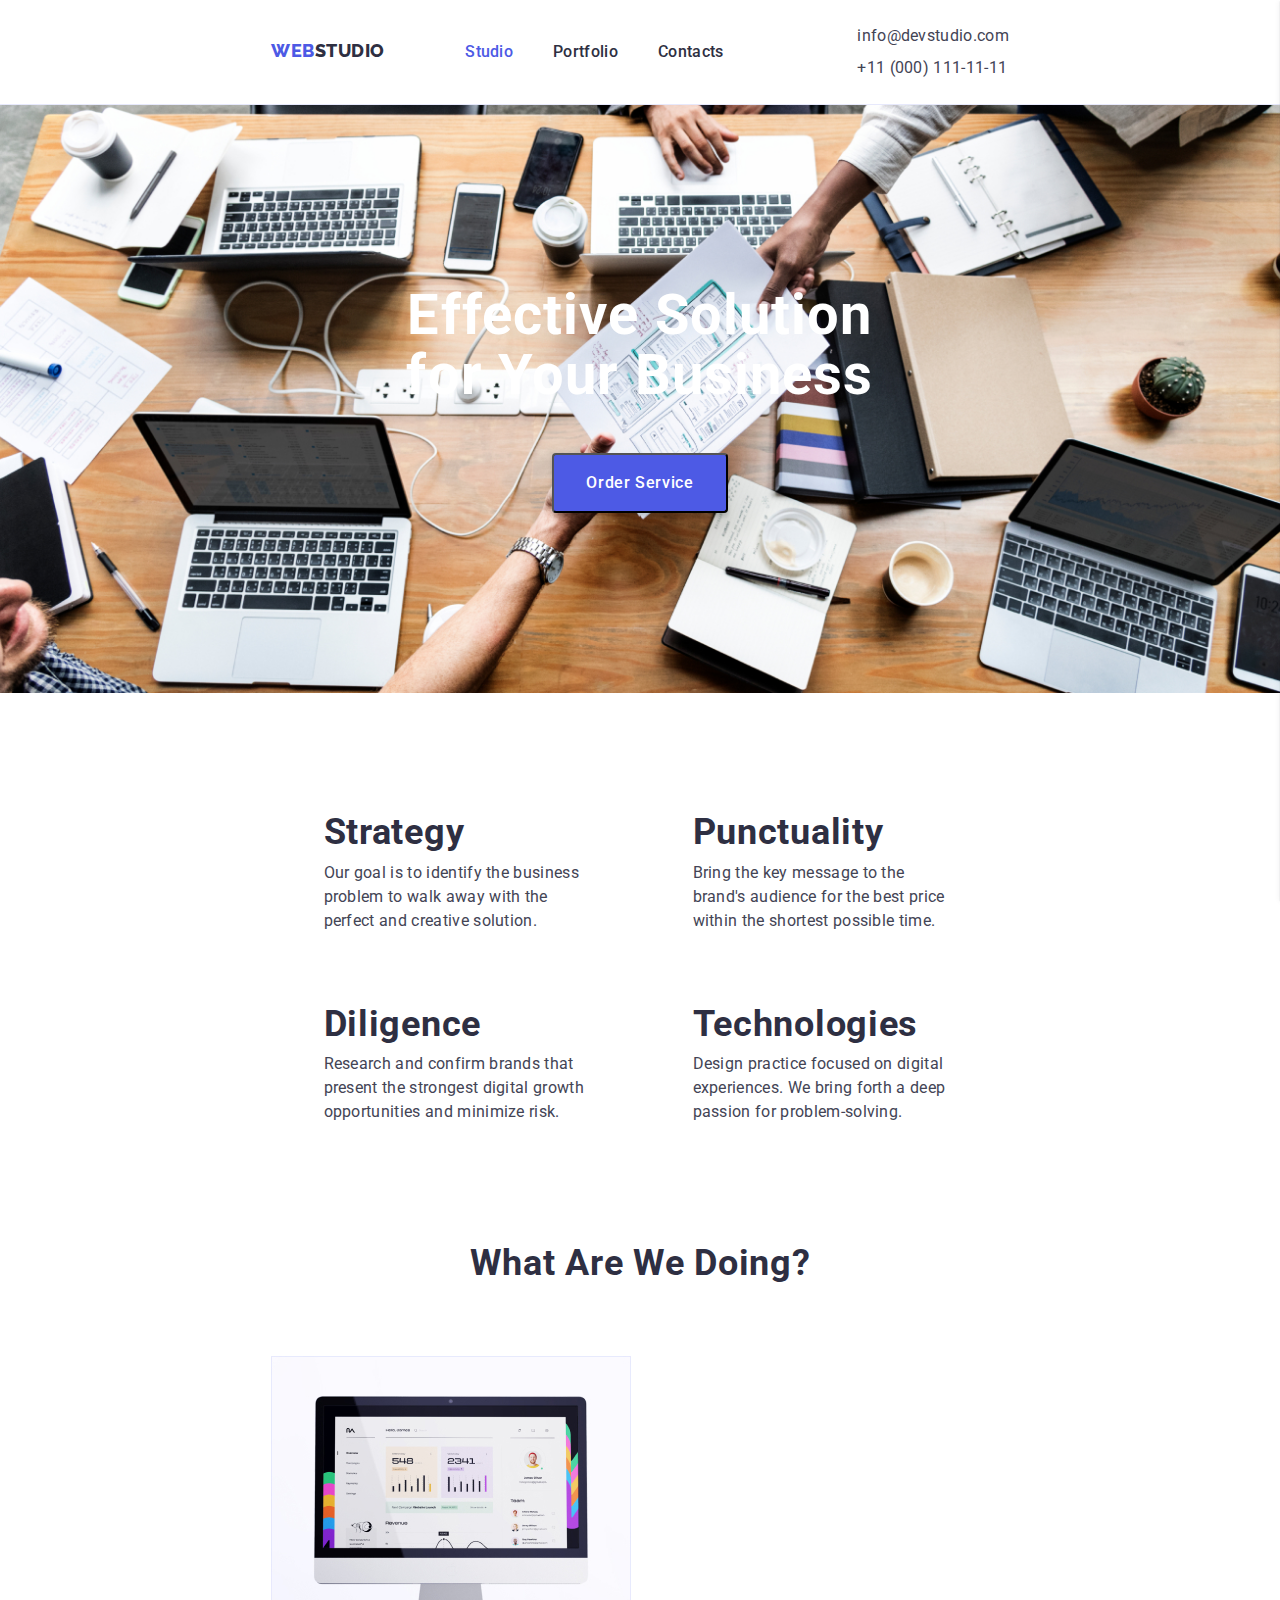
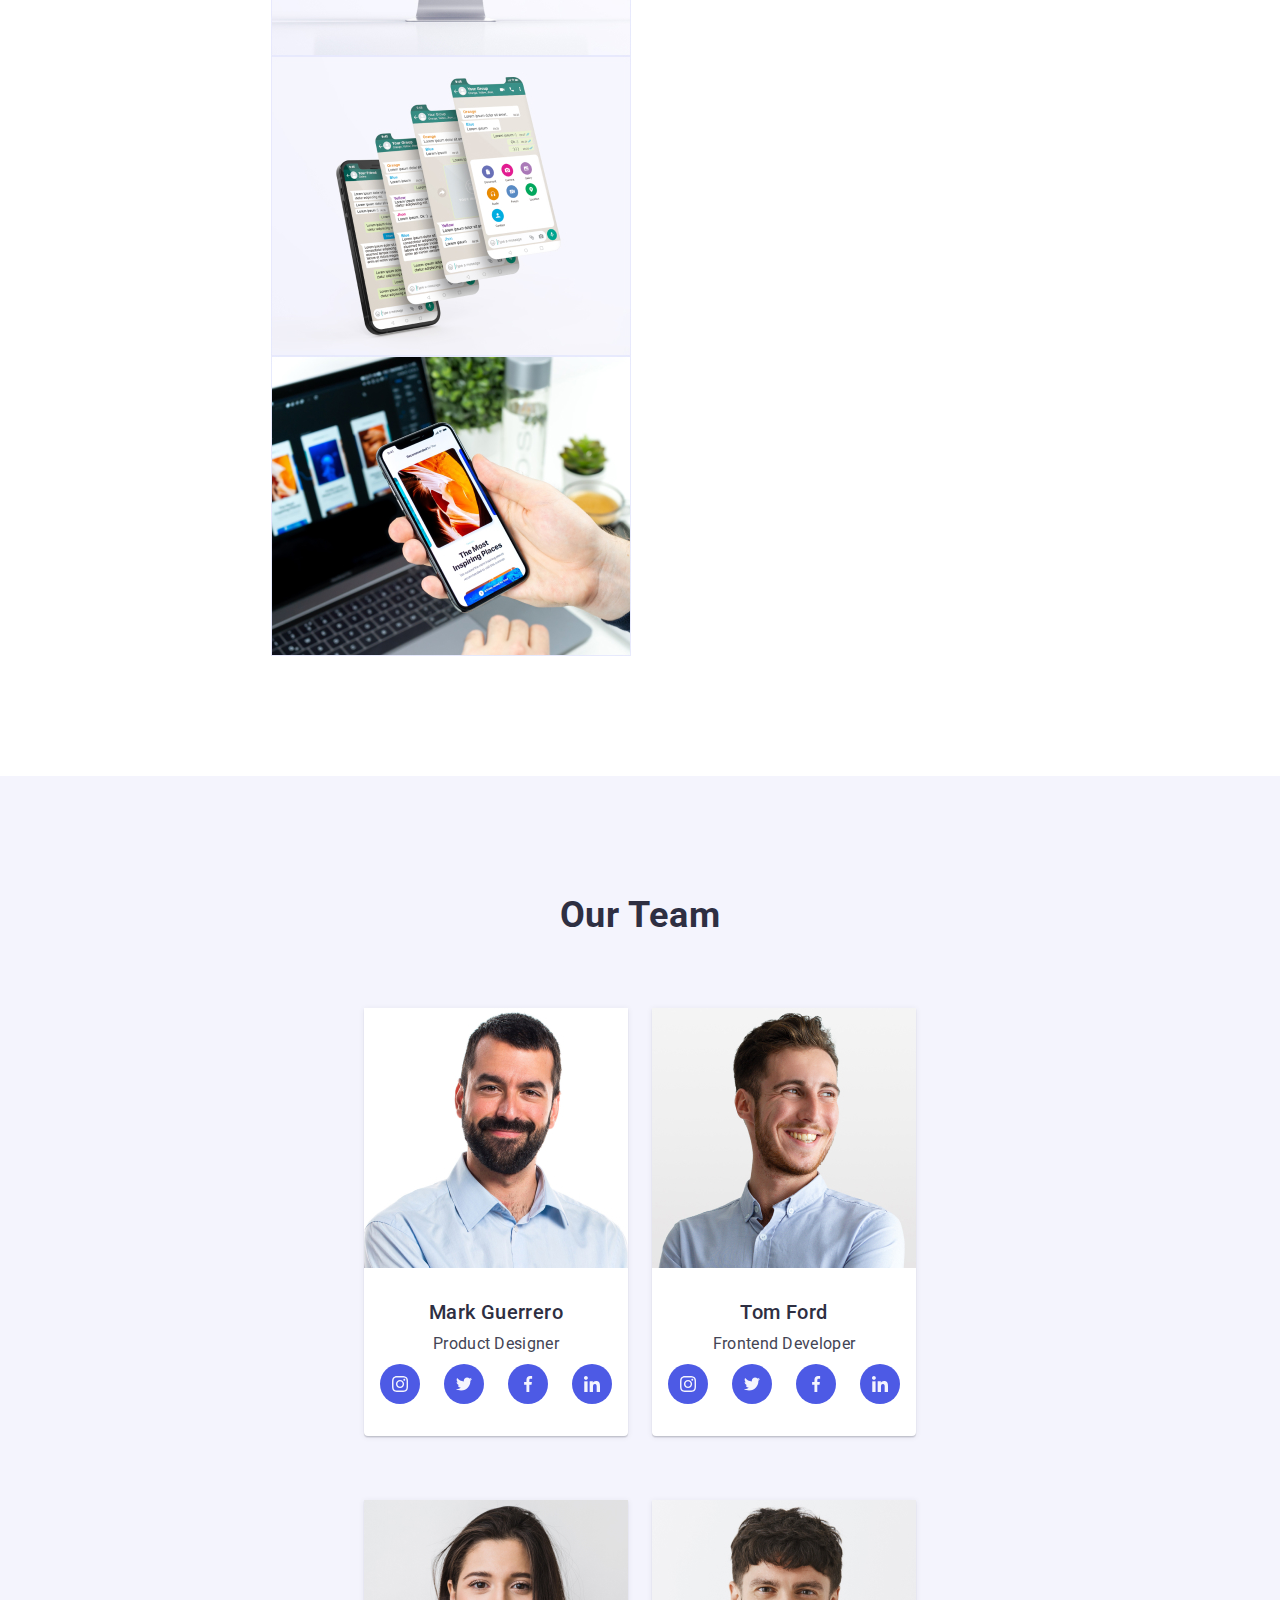
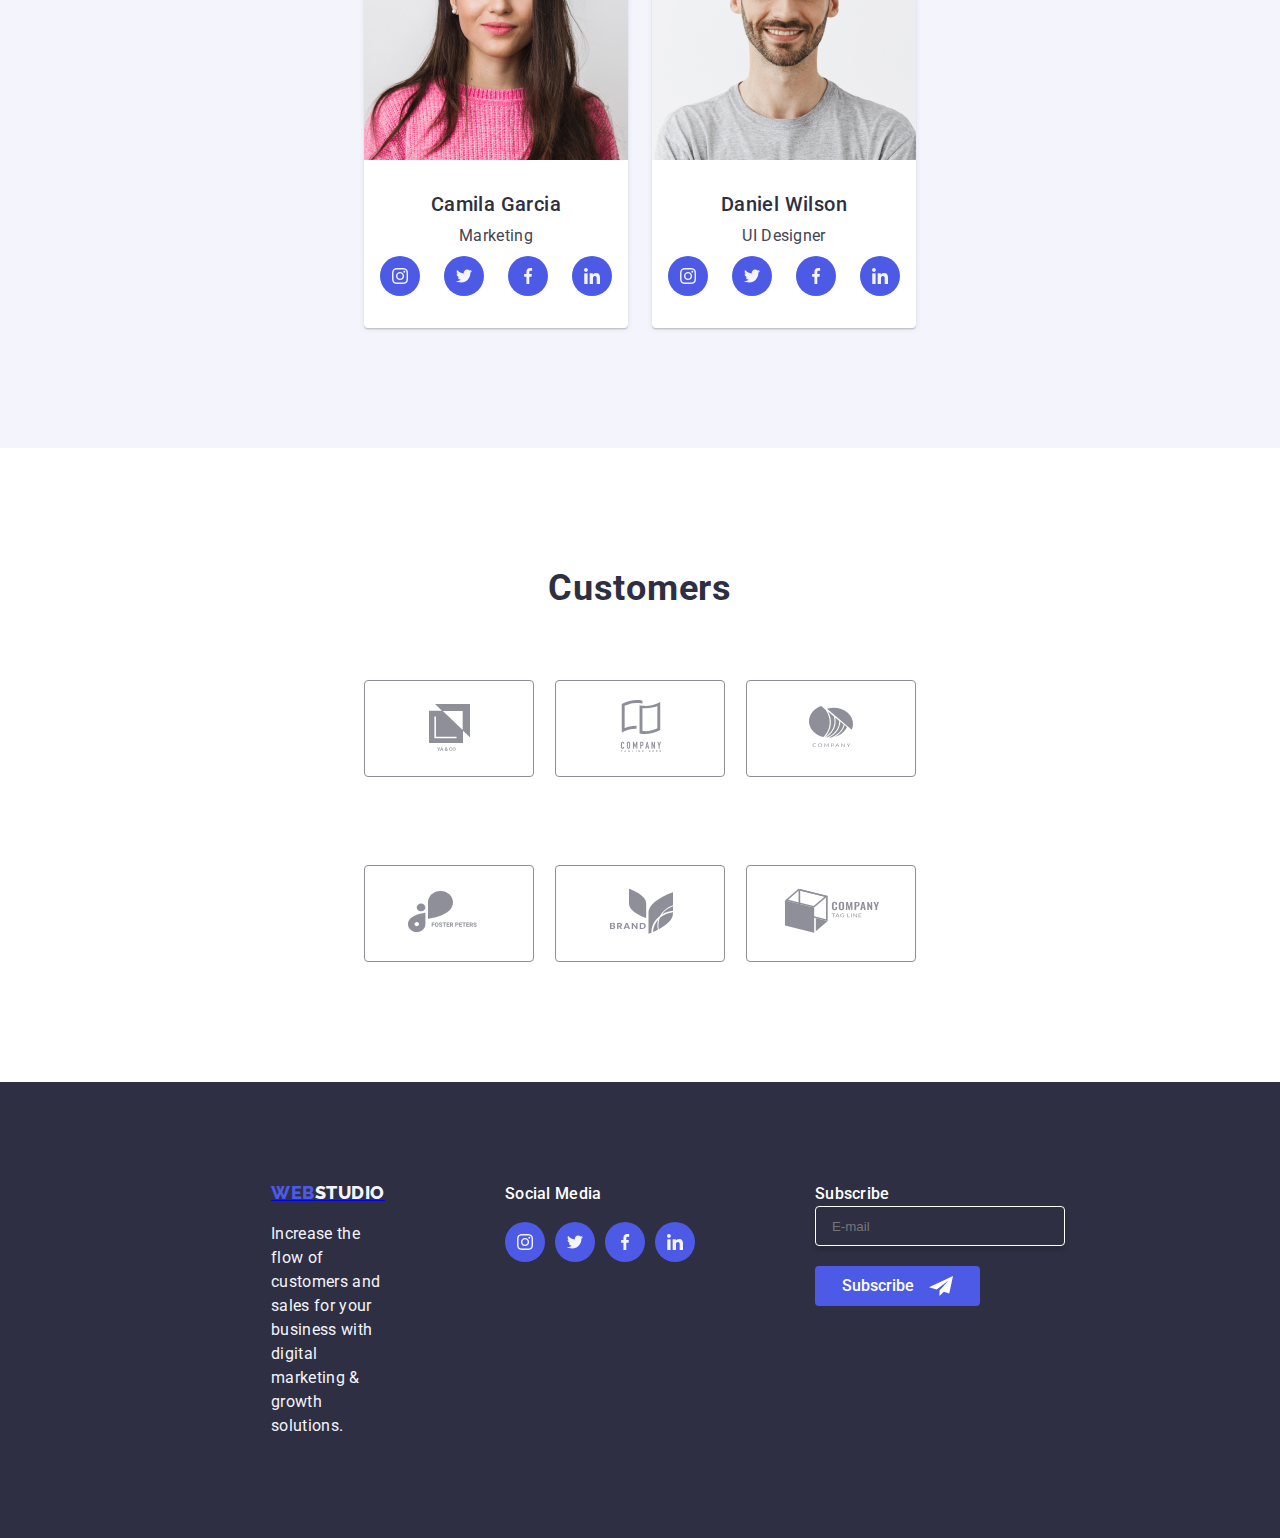
<file: index.html>
<!doctype html>
<html lang="en">

<head>
    <title>WebStudio</title>
    <meta charset="UTF-8">
    <meta name="viewport" content="width=device-width, initial-scale=1.0">

    <!-- Modern Normalizer -->
    <!-- <link rel="stylesheet" href="https://cdnjs.cloudfare.com/ajax/libs/modern-normalize/1.0.0/modern-normalize.min.css"> -->

    <!-- Fonts -->
    <link rel="preconnect" href="https://fonts.googleapis.com">
    <link rel="preconnect" href="https://fonts.gstatic.com" crossorigin>
    <!-- Roboto 400 500, 700, 900 -->
    <!-- <link
        href="https://fonts.googleapis.com/css2?family=Edu+SA+Beginner:wght@500&family=Open+Sans:wght@600&family=Quicksand:wght@500&family=Raleway:wght@700&family=Roboto&family=Tangerine:wght@400;700&display=swap"
        rel="stylesheet"> -->
    <!-- Raleway 800 -->
    <!-- <link
        href="https://fonts.googleapis.com/css2?family=Edu+SA+Beginner:wght@500&family=Open+Sans:wght@600&family=Quicksand:wght@500&family=Raleway:wght@700;800&family=Roboto:wght@400;500;700;900&family=Tangerine:wght@400;700&display=swap"
        rel="stylesheet"> -->
    <link
        href="https://fonts.googleapis.com/css2?family=Raleway:wght@700&family=Roboto:wght@400;500;700;900&display=swap"
        rel="stylesheet">
    <link rel="stylesheet" href="./css/styles.css">

</head>

<body>
    <header class="main-header">
        <div class="main-header-container container">
            <nav class="main-header-nav">
                <a href="/" class="main-header-logo">
                    <p><span class="web-header">Web</span><span class="studio-header">Studio</span></p>
                </a>
                <ul class="main-header-menu">
                    <li class="main-header-menu-item">
                        <a class="main-header-menu-link active" href="/">Studio</a>
                    </li>
                    <li class="main-header-menu-item">
                        <a class="main-header-menu-link" href="./portfolio.html">Portfolio</a>
                    </li>
                    <li class="main-header-menu-item">
                        <a class="main-header-menu-link" href="/">Contacts</a>
                    </li>
                </ul>
            </nav>

            <ul class="main-header-ctas">
                <li class="main-header-ctas-item">
                    <a class="main-header-ctas-email" href="mailto:info@devstudio.com">info@devstudio.com</a>
                </li>
                <li class="main-header-ctas-item">
                    <a class="main-header-ctas-tel" href="tel:+11(000)111-11-11">+11 (000) 111-11-11</a>
                </li>
            </ul>

            <button class="menu-toggle js-open-menu" aria-expanded="false" aria-controls="mobile-menu">
                <svg class="mobile-menu-icon" width="32" height="22">
                    <use href="./images/icons.svg#menu">
                </svg>
            </button>
        </div>
    </header>
    <main>
        <section class="hero section">
            <div class="hero-container container">
                <h1 class="hero-heading">Effective Solution for Your Business</h1>
                <button class="order-btn" type="button" data-modal-open>Order Service</button>
            </div>
        </section>
        <section class="features section">
            <div class="container">
                <ul class="feature-list">
                    <li class="feature-list-item">
                        <div class="feature-symbol">
                            <img src="./images/antenna 1.svg" alt="">
                        </div>
                        <h3 class="feature-title">Strategy</h3>
                        <p class="feature-description">
                            Our goal is to identify the business
                            problem to walk away with the perfect and creative solution.
                        </p>
                    </li>
                    <li class="feature-list-item">
                        <div class="feature-symbol">
                            <img src="./images/clock 1.svg" alt="">
                        </div>
                        <h3 class="feature-title">Punctuality</h3>
                        <p class="feature-description">
                            Bring the key message to the brand's audience for the best price within the shortest
                            possible time.
                        </p>
                    </li>
                    <li class="feature-list-item">
                        <div class="feature-symbol">
                            <img src="./images/diagram 1.svg" alt="">
                        </div>
                        <h3 class="feature-title">Diligence</h3>
                        <p class="feature-description">
                            Research and confirm brands that present the strongest digital growth opportunities and
                            minimize risk.
                        </p>
                    </li>
                    <li class="feature-list-item">
                        <div class="feature-symbol">
                            <img src="./images/astronaut 1.svg" alt="">
                        </div>
                        <h3 class="feature-title">Technologies</h3>
                        <p class="feature-description">
                            Design practice focused on digital experiences. We bring forth a deep passion for
                            problem-solving.
                        </p>
                    </li>
                </ul>
            </div>
        </section>
        <section class="what-are-we-doing section">
            <div class="container">
                <h2 class="what-are-we-doing-sub-header">What Are We Doing?</h2>
                <ul class="what-are-we-doing-list">
                    <li class="what-are-we-doing-item">
                        <img src="./images/img1.jpg" alt="Data Management" width="360">
                    </li>
                    <li class="what-are-we-doing-item">
                        <img src="./images/img2.jpg" alt="Communication Services" width="360">
                    </li>
                    <li class="what-are-we-doing-item">
                        <img src="./images/img3.jpg" alt="Web Development" width="360">
                    </li>
                </ul>
            </div>
        </section>
        <section class="our-team section">
            <div class="container">
                <h2 class="our-team-sub-header">Our Team</h2>
                <ul class="our-team-list">
                    <li class="our-team-item">
                        <img src="./images/img301.jpg" alt="Mark Guerrero photo" width="264">
                        <div class="our-team-item-content">
                            <h3 class="our-team-name">Mark Guerrero</h3>
                            <p class="our-team-position">Product Designer</p>
                            <ul class="our-team-links">
                                <li class="our-team-links-item">
                                    <a href="#" class="our-team-link">
                                        <svg>
                                            <use href="images/icons.svg#instagram" />
                                        </svg>
                                    </a>
                                </li>
                                <li class="our-team-links-item">
                                    <a href="#" class="our-team-link">
                                        <svg>
                                            <use href="images/icons.svg#twitter" />
                                        </svg>
                                    </a>
                                </li>
                                <li class="our-team-links-item">
                                    <a href="#" class="our-team-link">
                                        <svg>
                                            <use href="images/icons.svg#facebook" />
                                        </svg>
                                    </a>
                                </li>
                                <li class="our-team-links-item">
                                    <a href="#" class="our-team-link">
                                        <svg>
                                            <use href="images/icons.svg#linkedin" />
                                        </svg>
                                    </a>
                                </li>
                            </ul>
                        </div>
                    </li>
                    <li class="our-team-item">
                        <img src="./images/img302.jpg" alt="Tom Ford photo" width="264">
                        <div class="our-team-item-content">
                            <h3 class="our-team-name">Tom Ford</h3>
                            <p class="our-team-position">Frontend Developer</p>
                            <ul class="our-team-links">
                                <li class="our-team-links-item">
                                    <a href="#" class="our-team-link">
                                        <svg>
                                            <use href="images/icons.svg#instagram" />
                                        </svg>
                                    </a>
                                </li>
                                <li class="our-team-links-item">
                                    <a href="#" class="our-team-link">
                                        <svg>
                                            <use href="images/icons.svg#twitter" />
                                        </svg>
                                    </a>
                                </li>
                                <li class="our-team-links-item">
                                    <a href="#" class="our-team-link">
                                        <svg>
                                            <use href="images/icons.svg#facebook" />
                                        </svg>
                                    </a>
                                </li>
                                <li class="our-team-links-item">
                                    <a href="#" class="our-team-link">
                                        <svg>
                                            <use href="images/icons.svg#linkedin" />
                                        </svg>
                                    </a>
                                </li>
                            </ul>
                        </div>
                    </li>
                    <li class="our-team-item">
                        <img src="./images/img303.jpg" alt="Camila Garcia photo" width="264">
                        <div class="our-team-item-content">
                            <h3 class="our-team-name">Camila Garcia</h3>
                            <p class="our-team-position">Marketing</p>
                            <ul class="our-team-links">
                                <li class="our-team-links-item">
                                    <a href="#" class="our-team-link">
                                        <svg>
                                            <use href="images/icons.svg#instagram" />
                                        </svg>
                                    </a>
                                </li>
                                <li class="our-team-links-item">
                                    <a href="#" class="our-team-link">
                                        <svg>
                                            <use href="images/icons.svg#twitter" />
                                        </svg>
                                    </a>
                                </li>
                                <li class="our-team-links-item">
                                    <a href="#" class="our-team-link">
                                        <svg>
                                            <use href="images/icons.svg#facebook" />
                                        </svg>
                                    </a>
                                </li>
                                <li class="our-team-links-item">
                                    <a href="#" class="our-team-link">
                                        <svg>
                                            <use href="images/icons.svg#linkedin" />
                                        </svg>
                                    </a>
                                </li>
                            </ul>
                        </div>
                    </li>
                    <li class="our-team-item">
                        <img src="./images/img304.jpg" alt="Daniel Wilson photo" width="264">
                        <div class="our-team-item-content">
                            <h3 class="our-team-name">Daniel Wilson</h3>
                            <p class="our-team-position">UI Designer</p>
                            <ul class="our-team-links">
                                <li class="our-team-links-item">
                                    <a href="#" class="our-team-link">
                                        <svg>
                                            <use href="images/icons.svg#instagram" />
                                        </svg>
                                    </a>
                                </li>
                                <li class="our-team-links-item">
                                    <a href="#" class="our-team-link">
                                        <svg>
                                            <use href="images/icons.svg#twitter" />
                                        </svg>
                                    </a>
                                </li>
                                <li class="our-team-links-item">
                                    <a href="#" class="our-team-link">
                                        <svg>
                                            <use href="images/icons.svg#facebook" />
                                        </svg>
                                    </a>
                                </li>
                                <li class="our-team-links-item">
                                    <a href="#" class="our-team-link">
                                        <svg>
                                            <use href="images/icons.svg#linkedin" />
                                        </svg>
                                    </a>
                                </li>
                            </ul>
                        </div>
                    </li>
                </ul>
            </div>
        </section>
        <section class="customers section">
            <h2 class="customer-sub-header">Customers</h2>
            <div class="container">
                <ul class="customer-item-list">
                    <li class="customer-item">
                        <img src="./images/logo1.svg" alt="">
                    </li>
                    <li class="customer-item">
                        <img src="./images/logo2.svg" alt="">
                    </li>
                    <li class="customer-item">
                        <img src="./images/logo3.svg" alt="">
                    </li>
                    <li class="customer-item">
                        <img src="./images/logo4.svg" alt="">
                    </li>
                    <li class="customer-item">
                        <img src="./images/logo5.svg" alt="">
                    </li>
                    <li class="customer-item">
                        <img src="./images/logo6.svg" alt="">
                    </li>
                </ul>
            </div>
        </section>
    </main>
    <footer>
        <div class="page-footer-info container">
            <div class="footer-description">
                <a href="/">
                    <p><span class="web-footer">Web</span><span class="studio-footer">Studio</span></p>
                </a>
                <p class="page-footer-description">Increase the flow of customers and <br>
                    sales for your business with digital <br>
                    marketing & growth solutions.</p>
            </div>
            <div class="page-footer-social">
                <p class="social-media">Social Media</p>
                <ul class="social-media-links">
                    <li class="social-media-links-item">
                        <a href="#" class="social-media-link">
                            <svg>
                                <use href="images/icons.svg#instagram" />
                            </svg>
                        </a>
                    </li>
                    <li class="social-media-links-item">
                        <a href="#" class="social-media-link">
                            <svg>
                                <use href="images/icons.svg#twitter" />
                            </svg>
                        </a>
                    </li>
                    <li class="social-media-links-item">
                        <a href="#" class="social-media-link">
                            <svg>
                                <use href="images/icons.svg#facebook" />
                            </svg>
                        </a>
                    </li>
                    <li class="social-media-links-item">
                        <a href="#" class="social-media-link">
                            <svg>
                                <use href="images/icons.svg#linkedin" />
                            </svg>
                        </a>
                    </li>
                </ul>

            </div>
            <div class="user-subscription-division">
                <form class="user-subscription">
                    <p class="user-subscription-title">Subscribe</p>
                    <label class="user-subscription-email">
                        <input type="text" placeholder="E-mail">
                    </label>
                    <button type="submit" class="user-subscription-submit">
                        Subscribe
                        <svg>
                            <use href="images/icons.svg#icon-send"></use>
                        </svg>
                    </button>
                </form>
            </div>
        </div>
    </footer>

    <div class="modal is-hidden" data-modal>
        <div class="modal-content">
            <h2 class="user-contact-heading">Leave your information and we'll call you back</h2>

            <form class="user-contact">
                <label class="user-contact-field">
                    <span class="user-contact-label">Name</span>
                    <input type="text" placeholder="Full Name" name="full_name" required>
                    <svg class="user-contact-field-icon">
                        <use href="images/icons.svg#icon-name"></use>
                    </svg>
                </label>

                <label class="user-contact-field">
                    <span class="user-contact-label">Telephone</span>
                    <input type="tel" name="phone">
                    <svg class="user-contact-field-icon">
                        <use href="images/icons.svg#icon-phone"></use>
                    </svg>
                </label>

                <label class="user-contact-field">
                    <span class="user-contact-label">E-mail</span>
                    <input type="email" name="email">
                    <svg class="user-contact-field-icon">
                        <use href="images/icons.svg#icon-email"></use>
                    </svg>
                </label>

                <label class="user-contact-field user-contact-comment">
                    <span class="user-contact-label">Comments</span>
                    <textarea name="comments" rows="10" placeholder="Enter the text"></textarea>
                </label>

                <label class="user-contact-checkbox user-contact-field">
                    <input type="checkbox" name="agree">
                    <svg class="user-contact-field-checkmark">
                        <use href="images/icons.svg#icon-checkmark"></use>
                    </svg>
                    I agree with the newsletter and accept the Terms and Conditions
                </label>

                <button class="user-contact-submit" type="submit">
                    Send
                </button>
            </form>

            <button class="modal-close" data-modal-close>
                <svg class="user-field-contact-icon">
                    <use href="images/icons.svg#icon-close"></use>
                </svg>
            </button>

        </div>
    </div>

    <!-- Mobile -->
    <div class="menu-container js-menu-container" id="mobile-menu">
        <button type="button" class="menu-toggle js-close-menu mobile-close-btn">
            &times;
        </button>

        <ul class="mobile-menu-list list">
            <li class="mobile-menu-item">
                <a class="mobile-menu-link link" href="index.html">Studio</a>
            </li>
            <li class="mobile-menu-item">
                <a class="mobile-menu-link link" href="portfolio.html">Portfolio</a>
            </li>
            <li class="mobile-menu-item">
                <a class="mobile-menu-link link" href="">Contacts</a>
            </li>
        </ul>

        <ul class="mobile-contacts-list list">
            <li class="mobile-contacts-item">
                <a class="mobile-contacts-link link" href="tel:+110001111111">+11 (000) 111-11-11</a>
            </li>
            <li class="mobile-contacts-item">
                <a class="mobile-contacts-link link" href="mailto:info@devstudio.com">info@devstudio.com</a>
            </li>
        </ul>

        <ul class="mobile-social-media-list list">
            <li class="mobile-social-media-item">
                <a class="mobile-social-media-link link">
                    <svg class="mobile-social-media-icon-svg" width="24" height="24">
                        <use href="/images/icons.svg#instagram" />
                    </svg>
                </a>
            </li>
            <li class="mobile-social-media-item">
                <a class="mobile-social-media-link link">
                    <svg class="mobile-social-media-icon-svg" width="24" height="24">
                        <use href="/images/icons.svg#twitter" />
                    </svg>
                </a>
            </li>
            <li class="mobile-social-media-item">
                <a class="mobile-social-media-link link">
                    <svg class="mobile-social-media-icon-svg" width="24" height="24">
                        <use href="/images/icons.svg#facebook" />
                    </svg>
                </a>
            </li>
            <li class="mobile-social-media-item">
                <a class="mobile-social-media-link link">
                    <svg class="mobile-social-media-icon-svg" width="24" height="24">
                        <use href="/images/icons.svg#linkedin" />
                    </svg>
                </a>
            </li>
        </ul>
    </div>

    <script src="./js/mobile-menu.js"></script>
    <script src="./js/modal.js"></script>

</body>

</html>
</file>
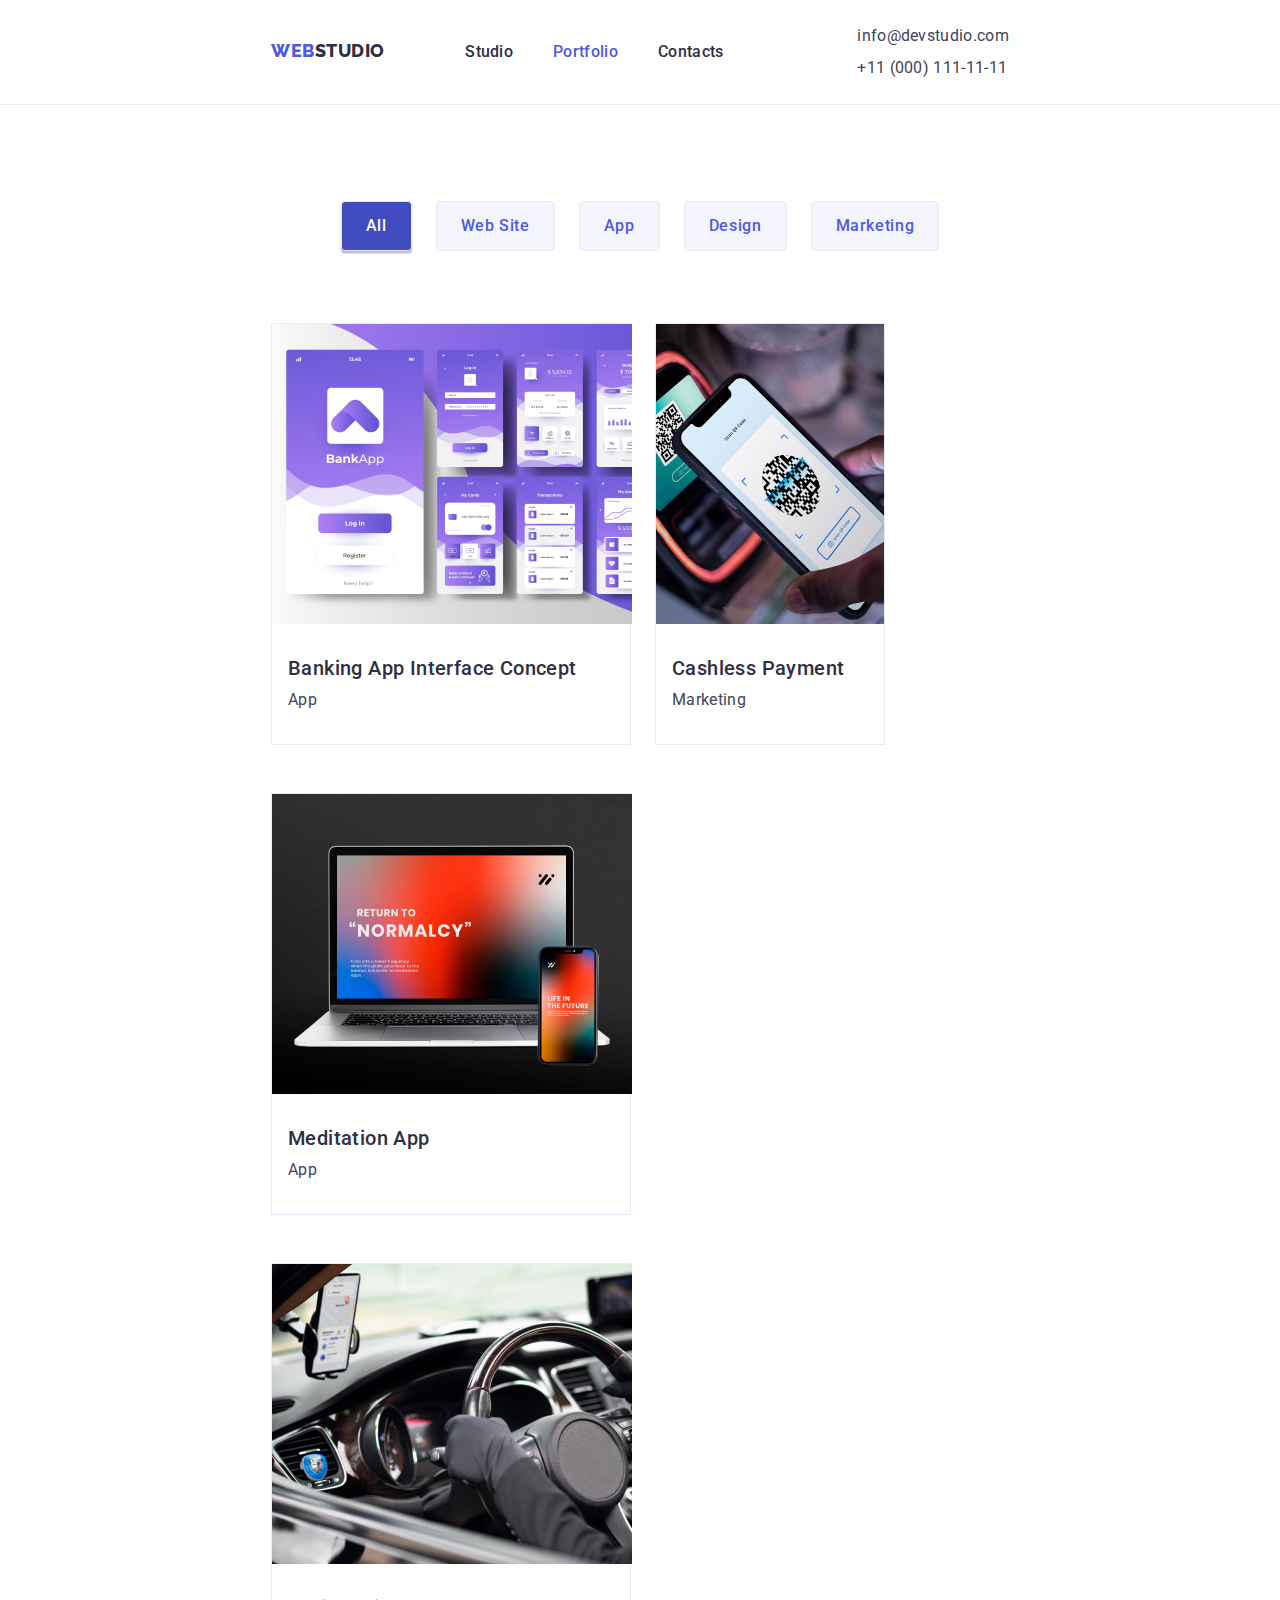
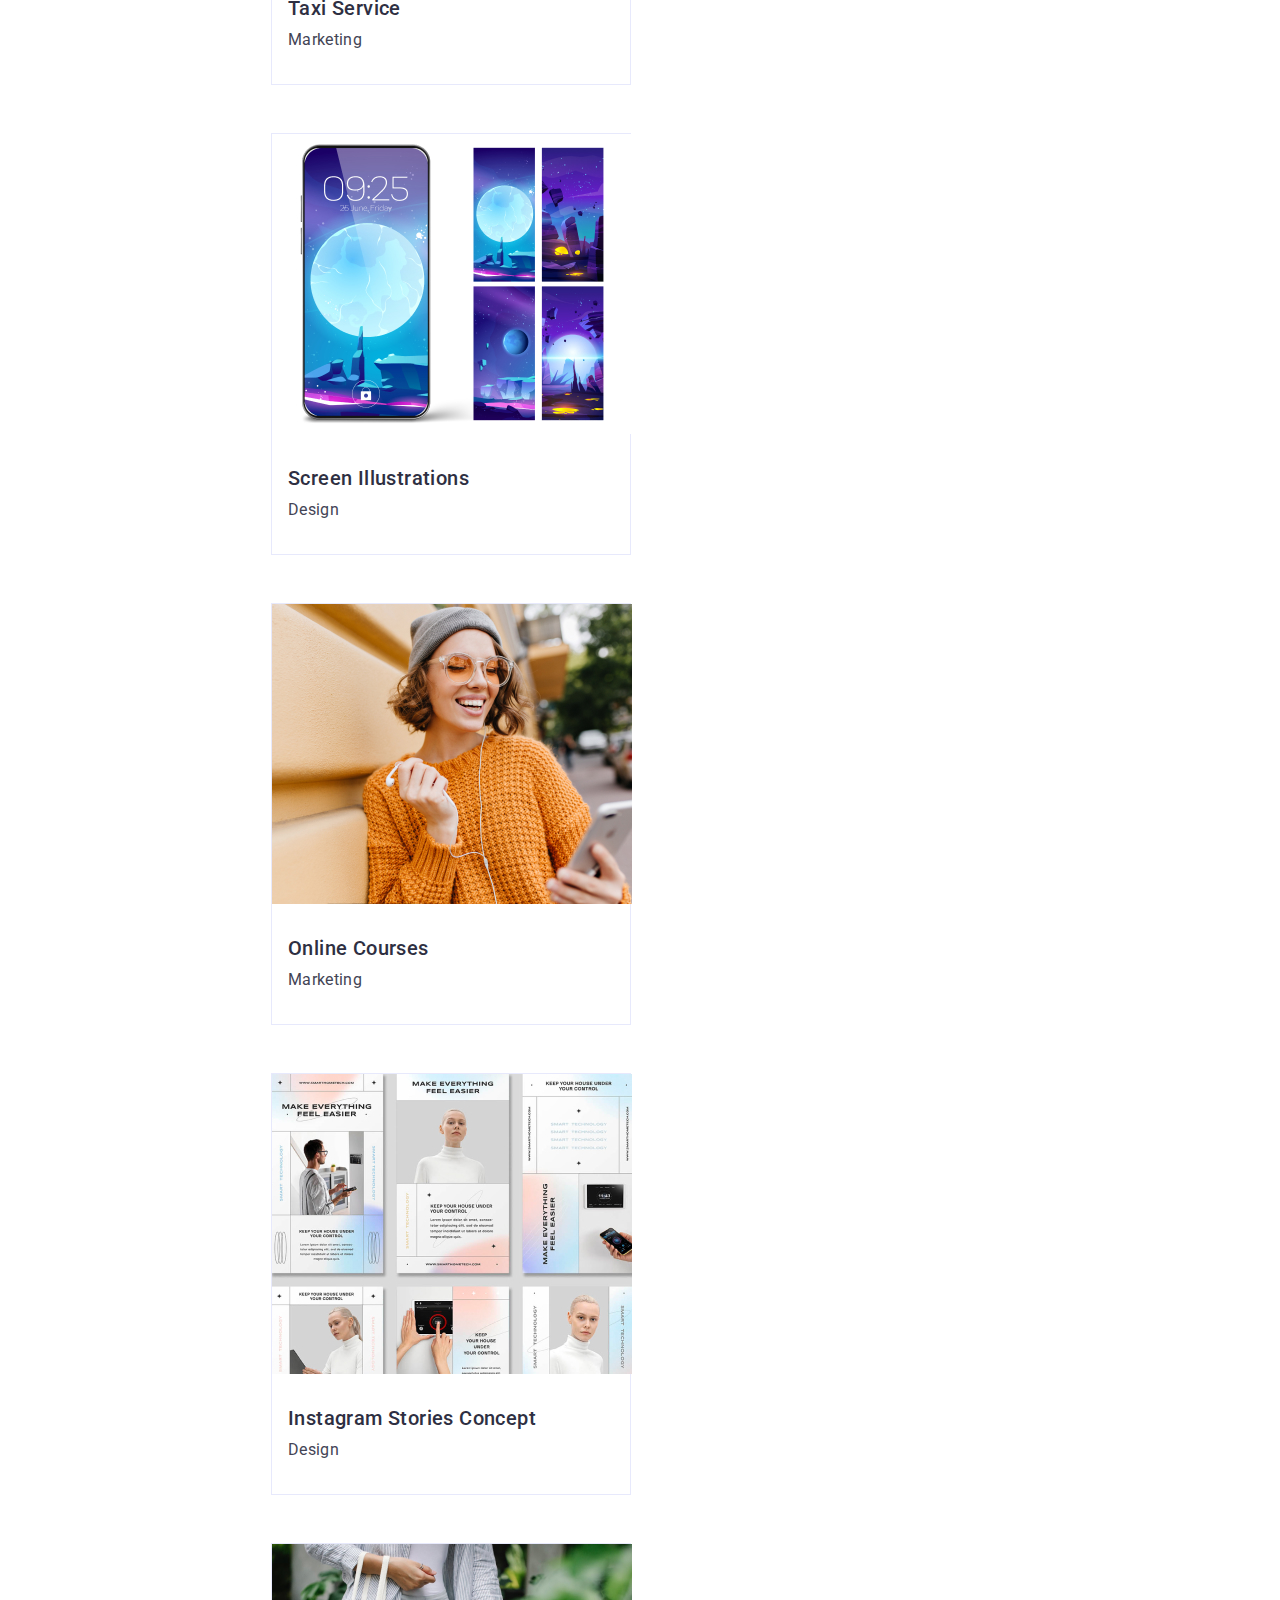
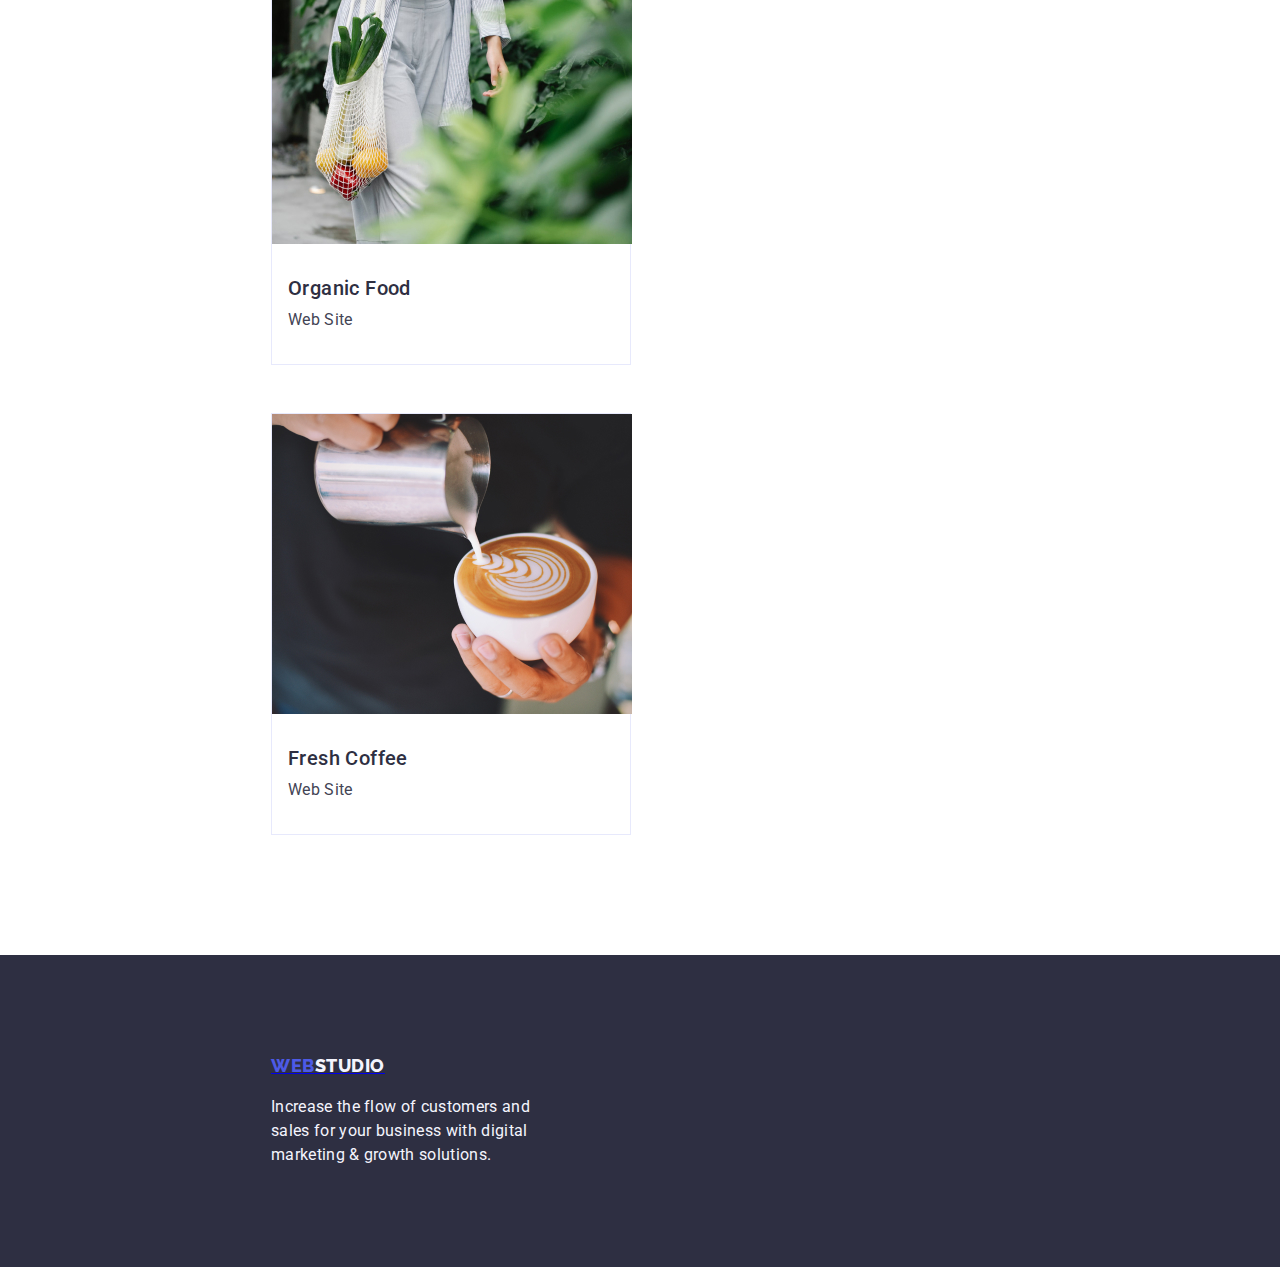
<file: portfolio.html>
<!doctype html>
<html lang="en">

<head>
    <title>WebStudio</title>
    <meta charset="UTF-8">
    <meta name="viewport" content="width=device-width, initial-scale=1.0">

    <!-- Roboto 400 500, 700, 900 -->
    <!-- <link
        href="https://fonts.googleapis.com/css2?family=Edu+SA+Beginner:wght@500&family=Open+Sans:wght@600&family=Quicksand:wght@500&family=Raleway:wght@700&family=Roboto&family=Tangerine:wght@400;700&display=swap"
        rel="stylesheet"> -->
    <!-- Raleway 800 -->
    <!-- <link
        href="https://fonts.googleapis.com/css2?family=Edu+SA+Beginner:wght@500&family=Open+Sans:wght@600&family=Quicksand:wght@500&family=Raleway:wght@700;800&family=Roboto:wght@400;500;700;900&family=Tangerine:wght@400;700&display=swap"
        rel="stylesheet"> -->
    <link
        href="https://fonts.googleapis.com/css2?family=Raleway:wght@700&family=Roboto:wght@400;500;700;900&display=swap"
        rel="stylesheet">

    <link rel="stylesheet" href="./css/styles.css">



</head>

<body>
    <header class="main-header">
        <div class="main-header-container container">
            <nav class="main-header-nav">
                <a href="/" class="main-header-logo">
                    <p><span class="web-header">Web</span><span class="studio-header">Studio</span></p>
                </a>
                <ul class="main-header-menu">
                    <li class="main-header-menu-item">
                        <a class="main-header-menu-link" href="index.html">Studio</a>
                    </li>
                    <li class="main-header-menu-item">
                        <a class="main-header-menu-link active" href="./portfolio.html">Portfolio</a>
                    </li>
                    <li class="main-header-menu-item">
                        <a class="main-header-menu-link" href="/">Contacts</a>
                    </li>
                </ul>
            </nav>

            <ul class="main-header-ctas">
                <li class="main-header-ctas-item">
                    <a class="main-header-ctas-email" href="mailto:info@devstudio.com">info@devstudio.com</a>
                </li>
                <li class="main-header-ctas-item">
                    <a class="main-header-ctas-tel" href="tel:+11(000)111-11-11">+11 (000) 111-11-11</a>
                </li>
            </ul>
        </div>
    </header>
    <main>
        <section>
            <div class="filter container">
                <ul class="filter-btn-list">
                    <li><button class="filter-btn-item active">All</button></li>
                    <li><button class="filter-btn-item">Web Site</button></li>
                    <li><button class="filter-btn-item">App</button></li>
                    <li><button class="filter-btn-item">Design</button></li>
                    <li><button class="filter-btn-item">Marketing</button></li>
                </ul>
            </div>
        </section>
        <section>
            <div class="project-card container">
                <ul class="project-card-list">
                    <li class="project-card-item">
                        <img src="./images/img_row_101.jpg" alt="Banking App Interface Concept" width="360">
                        <div class="project-card-content">
                            <h3 class="project-card-title">Banking App Interface Concept</h3>
                            <p class="project-card-classification">App</p>
                        </div>
                    </li>
                    <li class="project-card-item">
                        <figure class="project-card-item-figure">
                            <img src="./images/img_row_102.jpg" alt="Cashless Payment" width="360">
                            <figcaption>
                                14 Stylish and User-Friendly App Design Concepts · Task Manager App · Calorie
                                Tracker App · Exotic Fruit Ecommerce App ·
                                Cloud Storage App
                            </figcaption>
                        </figure>
                        <div class="project-card-content">
                            <h3 class="project-card-title">Cashless Payment</h3>
                            <p class="project-card-classification">Marketing</p>
                        </div>
                    </li>
                    <li class="project-card-item">
                        <img src="./images/img_row_103.jpg" alt="Meditation App" width="360">
                        <div class="project-card-content">
                            <h3 class="project-card-title">Meditation App</h3>
                            <p class="project-card-classification">App</p>
                        </div>
                    </li>
                    <li class="project-card-item">
                        <img src="./images/img_row_201.jpg" alt="Taxi Service" width="360">
                        <div class="project-card-content">
                            <h3 class="project-card-title">Taxi Service</h3>
                            <p class="project-card-classification">Marketing</p>
                        </div>
                    </li>
                    <li class="project-card-item">
                        <img src="./images/img_row_202.jpg" alt="Screen Illustrations">
                        <div class="project-card-content">
                            <h3 class="project-card-title">Screen Illustrations</h3>
                            <p class="project-card-classification">Design</p>
                        </div>
                    </li>
                    <li class="project-card-item">
                        <img src="./images/img_row_203.jpg" alt="Online Courses" width="360">
                        <div class="project-card-content">
                            <h3 class="project-card-title">Online Courses</h3>
                            <p class="project-card-classification">Marketing</p>
                        </div>
                    </li>
                    <li class="project-card-item">
                        <img src="./images/img_row_301.jpg" alt="Instagram Stories Concept" width="360">
                        <div class="project-card-content">
                            <h3 class="project-card-title">Instagram Stories Concept</h3>
                            <p class="project-card-classification">Design</p>
                        </div>
                    </li>
                    <li class="project-card-item">
                        <img src="./images/img_row_302.jpg" alt="Organic Food" width="360">
                        <div class="project-card-content">
                            <h3 class="project-card-title">Organic Food</h3>
                            <p class="project-card-classification">Web Site</p>
                        </div>
                    </li>
                    <li class="project-card-item">
                        <img src="./images/img_row_303.jpg" alt="Fresh Coffee" width="360">
                        <div class="project-card-content">
                            <h3 class="project-card-title">Fresh Coffee</h3>
                            <p class="project-card-classification">Web Site</p>
                        </div>
                    </li>
                </ul>
            </div>
        </section>
    </main>
    <footer class="page-footer">
        <div class="container">
            <a href="/">
                <p><span class="web-footer">Web</span><span class="studio-footer">Studio</span></p>
            </a>
            <p class="page-footer-description">Increase the flow of customers and <br>
                sales for your business with digital <br>
                marketing & growth solutions.</p>
        </div>
    </footer>
</body>

</html>
</file>
<file: css/styles.css>
:root {
    --color-iris: #4D5AE5;
    --color-navyblue: #2E2F42;
    --color-slate: #434455;
    --color-white: #FFF;
    --color-ocean: #404BBF;
    --color-cornflower: #E7E9FC;
    --color-cloud: #F4F4FD;
    --color-light-slate: #8E8F99;

    --transition-duration: .250s;
}

/* Global */
html {
    box-sizing: border-box;
}

*,
*::before,
*::after {
    box-sizing: border-box;
    margin: 0px;
}

body {
    /* Body */
    font-family: "Roboto", sans-serif;
    font-size: 16px;
    font-style: normal;
    font-weight: 400;
    line-height: 24px; /* 150% */
    letter-spacing: 0.32px;
}

p {
    margin: 0;
}

ul {
    padding: 0;
}

h1,
h2,
h3,
h4,
h5,
h6,
p {
    margin: 0;
}

figure{
    margin: 0px;
}

.main-header {
    border-bottom: 1px solid var(--color-cornflower, #E7E9FC);
    background: var(--color-white, #FFF);
}

.main-header-container {
    display:flex;
    /* width: 1200px; */
    padding: 0px 15px;
    align-items: center;
    margin: 24px auto;
}

.main-header-nav {
    display: inline-block;
    padding-left: 0px;
}

.main-header-menu {
    display: inline-flex;
    padding-left: 0px;
    margin-left: 76px;
    column-gap: 40px;
}

.main-header-menu-link,
.main-header-ctas-email,
.main-header-ctas-tel {
    text-decoration: none;
}

.main-header-menu-link {
    color: var(--color-navyblue, #2E2F42);

    /* JA */
    
    /* Body Medium */
    font-family: Roboto;
    font-size: 16px;
    /* font-style: normal; */
    font-weight: 500;
    line-height: 24px; /* 150% */
    letter-spacing: 0.32px;
    transition: color 250ms cubic-bezier(0.4, 0, 0.2, 1);
}

.main-header-ctas-email,
.main-header-ctas-tel {
    color: var(--color-slate, #434455);

    /* JA */
    /* Body */
    font-family: Roboto;
    font-size: 16px;
    font-style: normal;
    font-weight: 400;
    line-height: 24px;
    /* 150% */
    letter-spacing: 0.32px;

    transition: color 250ms cubic-bezier(0.4, 0, 0.2, 1);
}

.main-header-menu-link:hover,
.main-header-ctas-email:hover,
.main-header-ctas-tel:hover {
    color: var(--color-ocean, #404BBF);
}

.main-header-menu-link:hover::after,
.main-header-ctas-email:hover::after,
.main-header-ctas-tel:hover::after {
    content: '';
    display: block;
    height: 4px;
    background-color: var(--color-ocean);
    position: absolute;
    width: 100%;
    left: 0;
    margin-top: 20px;
    border-radius: 2px;
}


.main-header-menu-item{
    display: inline-block;
    position: relative;
    /* margin-right: 40px; */
}

/* .main-header-menu-item:last-child{
    margin-right: 0px;
} */

.main-header-menu-link.active {
    color: var(--color-iris, #4D5AE5);
}

/* .main-header-cta {
    text-transform: uppercase;
    white-space: nowrap;
    font-size: 10px;
    line-height: 1.5em;
    background-color: transparent;
    border: 1px solid var(--color-navyblue);
} */

.main-header-ctas {
    display: inline-flex;
    padding-left: 0;
    margin-left: auto;
    column-gap: 40px;
}

.main-header-ctas-item {
    display: inline-block;
    position: relative;
}

/* .main-header-ctas-item:first-child {
    margin-right: 40px;
} */

.main-header-logo{
    text-decoration: none;
    display: inline-block;
}

/* .main-header-menu a:hover {
    color: var(--color-iris, #4D5AE5);

.main-header-menu-ctas a:hover {
        color: var(--color-iris, #4D5AE5);
    }
} */



/* .main-header-menu a:active {
    color: var(--color-iris, #4D5AE5);
}

.main-header-menua:focus {
    color: var(--color-iris, #4D5AE5);
}

.main-header-menu a {
    color: var(--color-navyblue, #2E2F42);
}


.main-header-menu-ctas a:active {
    color: var(--color-iris, #4D5AE5);
}

.main-header-menu-ctas {
    color: var(--color-slate, #434455);
} */

/* .main-header-menu-link.active{
    color: var(--color-iris, #4D5AE5);
} */

.web-header {
    /* Typography */
    color: var(--color-iris, #8a8ca0);
    font-family: Raleway;
    font-size: 18px;
    /* font-style: normal; */
    font-weight: 800;
    line-height: 1.167; /* 21px*/
    letter-spacing: 0.54px;
    text-transform: uppercase;
}

.studio-header {
    /* Typography */
    color: var(--color-navyblue, #2E2F42);
    font-family: Raleway;
    font-size: 18px;
    /* font-style: normal; */
    font-weight: 800;
    line-height: 1.167; /* 21px*/
    letter-spacing: 0.54px;
    text-transform: uppercase;
}

.web-footer {
    /* Typography */
    color: var(--color-iris, #4D5AE5);
    font-family: Raleway;
    font-size: 18px;
    /* font-style: normal; */
    font-weight: 800;
    line-height: 1.167; /* 21px*/
    letter-spacing: 0.54px;
    text-transform: uppercase;
}

.studio-footer {
    /* Typography */
    color: var(--color-cloud, #F4F4FD);
    font-family: Raleway;
    font-size: 18px;
    /* font-style: normal; */
    font-weight: 800;
    line-height: 1.167; /* 21px*/
    letter-spacing: 0.54px;
    text-transform: uppercase;
}

.container {
    width: 1158px;
    padding: 0px 15px;
    margin-left: auto;
    margin-right: auto;
}
/* ===================================== */

/* .hero {
    background: var(--color-navyblue, #2E2F42);
} */

.hero.section {
    /* background-image: linear-gradient(to right, #2E2F42 100%); */
    /* background-color: #2E2F42; */
    /* background: url('../images/hero_image.jpg'); */
    background-image: url('../images/hero_image.jpg'),
        url('../images/hero/hero-bg-mobile.jpg'),
        linear-gradient(rgba(46, 47, 66, 0.7), rgba(46, 47, 66, 0.7));
    background-repeat: no-repeat, no-repeat;
    background-position: center, center;
    background-size: cover, cover;
    display: flex;
    flex-direction: column;
    align-items: center;

    @media (min-device-pixel-ratio: 2),
    (min-resolution: 192dpi),
    (min-resolution: 2dppx) {
        background-image: url('../images/hero_image.jpg'), url('../images/hero/hero-bg-mobile@2x.jpg'), linear-gradient(rgba(46, 47, 66, 0.7), rgba(46, 47, 66, 0.7));
    }

    @media screen and (min-width: 768px) {
        padding: 112px 0px;
        background-image: url('../images/hero_image.jpg'), url('../images/hero/hero-bg-tablet.jpg'), linear-gradient(rgba(46, 47, 66, 0.7), rgba(46, 47, 66, 0.7));
    
        @media (min-device-pixel-ratio: 2), (min-resolution: 192dpi), (min-resolution: 2dppx) {
            background-image: url('../images/hero_image.jpg'), url('../images/hero/hero-bg-tablet@2x.jpg'), linear-gradient(rgba(46, 47, 66, 0.7), rgba(46, 47, 66, 0.7));
        }
    }
}

.hero-container{
    display: flex;
    flex-direction: column;
    align-items: center;
    gap: 48px;
    padding: 68px 0px;
}

.hero-heading {
    color: var(--color-white, #FFF);
    text-align: center;

    /* Header 1 */
    font-family: Roboto;
    font-size: 56px;
    /* font-style: normal; */
    font-weight: 700;
    line-height: 1.071; /* 60px */
    letter-spacing: 1.12px;
    width: 496px;
    margin: 0px auto;
}

/* =============================================== */

h1 {
    /* Header 1 */
    font-family: Roboto;
    font-size: 56px;
    font-style: normal;
    font-weight: 700;
    line-height: 60px;
    /* 107.143% */
    letter-spacing: 1.12px;
}

.section{
    padding: 120px 0px;
    margin: 0px;
}

/* ============================= */
.features{
    padding-bottom: 0px;
}

.feature-list {
    display: flex;
    list-style: none;
    padding-left: 0px;

    /* padding-left: 0px;
    list-style: none;
    display: flex;
    column-gap: 24px;
    flex-wrap: wrap; */
}

.feature-symbol{
    border-radius: 4px;
    background: var(--color-cloud);
    margin-bottom: 8px;
}

.feature-symbol img{
    margin: 24px 100px;
}

.feature-list-item {
    flex-direction: column;
    align-items: flex-start;
    list-style: none;
    margin-right: 24px;
    flex-basis: calc((100% - 72px)/4);
    width: 100%;
}

.feature-title{
    color: var(--color-navyblue, #2E2F42);
    margin-bottom: 8px;

    /* Header 3 */
    font-family: Roboto;
    font-size: 20px;
    /* font-style: normal; */
    font-weight: 500;
    line-height: 120%;/* 24px */
    letter-spacing: 0.4px;
}

.feature-description {
    color: var(--slate, #434455);

    /* Body */
    font-family: Roboto;
    font-size: 16px;
    /* font-style: normal; */
    font-weight: 400;
    line-height: 24px;
    /* 150% */
    letter-spacing: 0.32px;
    width: 264px;
}

/* .what-are-we-doing{
    padding-bottom: 0px;
} */

.what-are-we-doing-sub-header {
    color: var(--color-navyblue, #2E2F42);
    text-align: center;

    /* Header 2 */
    font-family: Roboto;
    font-size: 36px;
    /* font-style: normal; */
    font-weight: 700;
    line-height: 1.11;
    /* 40px */
    letter-spacing: 0.72px;
    text-transform: capitalize;
    /* JA */
    margin-bottom: 72px;
}

.what-are-we-doing-list{
    padding-left: 0px;
    list-style: none;
    display: flex;
    column-gap: 24px;
    flex-wrap: wrap;
}

.what-are-we-doing-item{
    list-style: none;
    display: inline-flex;
    flex-basis: calc((100% - 48px)/3);
}

.our-team {
    background: var(--color-cloud, #F4F4FD);
}

.our-team-sub-header {
    color: var(--color-navyblue, #2E2F42);
    text-align: center;

    /* Header 2 */
    font-family: Roboto;
    font-size: 36px;
    /* font-style: normal; */
    font-weight: 700;
    line-height: 1.11;
    /* 40px */
    letter-spacing: 0.72px;
    text-transform: capitalize;
    /* JA */
    margin-bottom: 72px;
}

.our-team-list {
    padding-left: 0px;
    list-style: none;
    display: flex;
    column-gap: 24px;
    flex-wrap: wrap;
}

.our-team-item {
    display: inline-flex;
    padding-bottom: 0px;
    flex-direction: column;
    justify-content: center;
    align-items : center;
    flex-basis: calc((100% - 72px)/4);

    /* style */
    border-radius: 0px 0px 4px 4px;
    background: var(--WHITE, #FFF);
    box-shadow: 0px 2px 1px 0px rgba(46, 47, 66, 0.08), 0px 1px 1px 0px rgba(46, 47, 66, 0.16), 0px 1px 6px 0px rgba(46, 47, 66, 0.08);
}

.our-team-item-content{
    display: flex;
    width: 232px;
    flex-direction: column;
    justify-content: center;
    align-items: center;
    gap: 8px;
    margin: 32px auto;
}

.our-team-name {
    color: var(--navyblue, #2E2F42);
    text-align: center;

    /* Header 3 */
    font-family: Roboto;
    font-size: 20px;
    /* font-style: normal; */
    font-weight: 500;
    line-height: 1.2;
    /* 24px */
    letter-spacing: 0.4px;
}

.our-team-position {
    color: var(--slate, #434455);
    text-align: center;

    /* Body */
    font-family: Roboto;
    font-size: 16px;
    /* font-style: normal; */
    /* font-weight: 400; */
    line-height: 1.5;
    /* 24px; */
    letter-spacing: 0.32px;
}

/* .our-team-links {
    list-style: none;
    display: flex;
    align-items: center;
    column-gap: 24px;
    justify-content: center;
} */

.our-team-links {
    list-style: none;
    display: flex;
    justify-content: space-between;
    font-size: 0px;
    width: 100%;
}

.our-team-links-item{
    display: inline-flex;
}

/* .our-team-links-item:not(:last-child) {
    margin-right: 10px;
} */

.our-team-link {
    display: flex;
    align-items: center;
    justify-content: center;
    width: 40px;
    height: 40px;
    background-color: var(--color-iris);
    border-radius: 20px;
    fill: var(--color-cloud);
}

.our-team-link svg{
    width: 16px;
    height: 16px;
}

.our-team-link:hover{
    background-color: var(--color-ocean);
}

/* h3 { */
    /* Header 3 */
    /* font-family: Roboto;
    font-size: 20px;
    font-style: normal;
    font-weight: 500;
    line-height: 24px; */
    /* 120% */
    /* letter-spacing: 0.4px;
} */

.customer-sub-header{
    color: var(--color-navyblue);
    text-align: center;
    margin-bottom: 72px;

    /* Header 2 */
    font-family: Roboto;
    font-size: 36px;
    font-style: normal;
    font-weight: 700;
    line-height: 40px; /* 111.111% */
    letter-spacing: 0.72px;
    text-transform: capitalize;
}

.customer-item-list{
    list-style: none;
    display: flex;
    justify-content: space-between;
}

.customer-item{
    border-radius: 4px;
    border: 1px solid var(--color-light-slate);
    padding: 16px 32px;
}

.order-btn {
    color: var(--white, #FFF);
    /* Button Text */
    font-family: Roboto;
    font-size: 16px;
    /* font-style: normal; */
    font-weight: 500;
    line-height: 1.5; /* 24px*/
    letter-spacing: 0.64px;
    /* Layout */
    /* display: inline-flex; */
    padding: 16px 32px;
    /* align-items: flex-start; */
    /* gap: 10px; */
    /* Style */
    border-radius: 4px;
    background: var(--iris, #4D5AE5);
    box-shadow: 0px 4px 4px 0px rgba(0, 0, 0, 0.15);
    display: inline-flex;
}

.order-btn:hover {
    background: var(--ocean, #404BBF);
    cursor: pointer;
}

.order-btn:focus {
    background: var(--ocean, #404BBF);
}

.order-btn:active {
    background: var(--ocean, #404BBF);
}

.sub-header {
    color: var(--navyblue, #2E2F42);
    text-align: center;

    /* Header 2 */
    font-family: Roboto;
    font-size: 36px;
    /* font-style: normal; */
    font-weight: 700;
    line-height: 1.11;/*40px*/
    letter-spacing: 0.72px;
    text-transform: capitalize;
}


footer {
    /* width: 1440px;
    height: 312px;
    flex-shrink: 0; */
    background: var(--navyblue, #2E2F42);
    padding: 100px 0px;
}

.page-footer-info{
    display: flex;
    flex-direction: row;
    gap: 120px;
}

.page-footer-description {
    color: var(--color-cloud, #F4F4FD);
    margin-top: 16px;

    /* Body */
    font-family: Roboto;
    font-size: 16px;
    /* font-style: normal; */
    font-weight: 400;
    line-height: 24px; /* 150% */
    letter-spacing: 0.32px;
}

.page-footer-social{
    display: flex;
    flex-direction: column;
    gap: 16px;
}

.social-media{
    color: var(--color-white);

    /* Body Medium */
    font-family: Roboto;
    font-size: 16px;
    font-weight: 500;
    line-height: 24px; /* 150% */
    letter-spacing: 0.32px;
}

/* =============== */
.social-media-links {
    list-style: none;
    display: flex;
    justify-content: space-between;
    font-size: 0px;
    width: 100%;
}

.social-media-links-item {
    display: inline-flex;
}

.social-media-links-item:not(:last-child) {
    margin-right: 10px;
}

.social-media-link {
    display: flex;
    align-items: center;
    justify-content: center;
    width: 40px;
    height: 40px;
    background-color: var(--color-iris);
    border-radius: 20px;
    fill: var(--color-cloud);
}

.social-media-link svg {
    width: 16px;
    height: 16px;
}

.social-media-link:hover {
    background-color: #31d0aa;
}

/* .user-subscription{
    display: block;
} */

.user-subscription-title{
    color: var(--color-white);
    
    /* Body Medium */
    font-family: Roboto;
    font-size: 16px;
    font-weight: 500;
    line-height: 24px; /* 150% */
    letter-spacing: 0.32px;
}

.user-subscription input{
    background-color: inherit;
    color: var(--color-white);
    margin-right: 16px;
    padding: 8px 16px;


    width: 250px;
    height: 40px;
    flex-shrink: 0;

    border-radius: 4px;
    border: 1px solid var(--WHITE, #FFF);
    box-shadow: 0px 4px 4px 0px rgba(0, 0, 0, 0.15);
}


.user-subscription-submit{
    display: inline-flex;
    width: 165px;
    height: 40px;
    padding: 8px 24px;
    justify-content: center;
    align-items: center;

    border: 4px;
    border-radius: 4px;
    background: var(--color-iris);

    color: var(--color-white);
    
    margin-top: 20px;
    cursor: pointer;
    display: inline-flex;
    justify-content: center;
    align-items: center;

    /* Button Text */
    font-family: Roboto;
    font-size: 16px;
    font-weight: 500;
    line-height: 24px; /* 150% */
}

.user-subscription-submit svg{
    width: 24px;
    height: 24px;
    margin-left: 15px;
}
    
/* .user-subscription-submit {
    display: table;
    padding: 10px 80px;
    color: var(--color-white);
    font-size: 16px;
    align-items: flex-start;
    line-height: 30px;
    font-weight: 700;
    border: 0;
    border-radius: 4px;
    background: var(--color-iris);
    box-shadow: 0px 4px 4px 0px rgba(0, 0, 0, 0.15);
    margin-top: 12px;
    cursor: pointer;
    justify-content: center;
    align-items: center;
    margin-left: auto;
    margin-right: auto;
} */

/* ======================= */



/* .light-bg {
    background: var(--color-cloud,#F4F4FD);
} */


/* PORTFOLIO */

.filter{
    display: flex;
    justify-content: center;
    margin-top: 96px;
}

.filter-btn-list{
    list-style: none;
    padding-left: 0px;
    display: inline-flex;
    align-items: flex-start;
    gap: 24px;
    margin: 0px;
}

.filter-btn-list>li>button{
    color: var(--color-iris);
    text-align: center;

    /* Button Text */
    font-family: Roboto;
    font-size: 16px;
    font-style: normal;
    font-weight: 500;
    line-height: 1.5; /* 24px */
    letter-spacing: 0.64px;
}

.filter-btn-list>li>button:active {
    background: var(--ocean, #404BBF);
    box-shadow: 0px 2px 2px 0px rgba(0, 0, 0, 0.12), 0px 2px 1px 0px rgba(0, 0, 0, 0.08), 0px 3px 1px 0px rgba(0, 0, 0, 0.10);
    color: var(--color-white);
}

.filter-btn-list>li>button:hover {
    background: var(--ocean, #404BBF);
    box-shadow: 0px 2px 2px 0px rgba(0, 0, 0, 0.12), 0px 2px 1px 0px rgba(0, 0, 0, 0.08), 0px 3px 1px 0px rgba(0, 0, 0, 0.10);
    color: var(--color-white);
}

.filter-btn-item {
    display: flex;
    padding: 12px 24px;
    justify-content: center;
    border-radius: 4px;
    border: 1px solid var(--color-cornflower);
    background: var(--color-cloud);
}

.filter-btn-item.active{
    background: var(--ocean, #404BBF);
    box-shadow: 0px 2px 2px 0px rgba(0, 0, 0, 0.12), 0px 2px 1px 0px rgba(0, 0, 0, 0.08), 0px 3px 1px 0px rgba(0, 0, 0, 0.10);
    color: var(--color-white);
}

/* .filter-btn-list > li > button {
    /* color: var(--white, #FFF); */
    /* Button Text */
    /* font-family: Roboto;
    font-size: 16px; */
    /* font-style: normal; */
    /* font-weight: 500;
    line-height: 1.50; */
    /* 24px */
    /* letter-spacing: 0.64px; */
    /* Layout */
    /* display: inline-flex;
    padding: 16px 32px;
    align-items: flex-start; */
    /* gap: 10px; */
    /* Style */
    /* border-radius: 4px;
    background: var(--iris, #4D5AE5);
    box-shadow: 0px 4px 4px 0px rgba(0, 0, 0, 0.15); */
/* } */ 

.filter-btn-item:hover {
    background: var(--ocean, #404BBF);
    cursor: pointer;
}

.project-card{
    margin: 72px auto 120px;
}

.project-card-list{
    list-style: none;
    padding-left: 0px;
    display: flex;
    flex-wrap: wrap;
    column-gap: 24px;
    row-gap: 48px;
    margin: 0px;
}

.project-card-item{
    flex-basis: calc((100% - 48px)/3);
    display: flex;
    width: 360px;
    padding-bottom: 0px;
    list-style: none;
    flex-direction: column;
    align-items: flex-start;
    gap: 32px;
    flex-shrink: 0;

    /* style */
    border: 1px solid var(--color-cornflower);
    background: var(--color-white);
    /* box-shadow: 0px 2px 1px 0px rgba(46, 47, 66, 0.08), 0px 1px 1px 0px rgba(46, 47, 66, 0.16), 0px 1px 6px 0px rgba(46, 47, 66, 0.08);
    transition: box-shadow var(--transition-duration); */
}

.project-card-item:hover{
    box-shadow: 0px 2px 1px 0px rgba(46, 47, 66, 0.08), 0px 1px 1px 0px rgba(46, 47, 66, 0.16), 0px 1px 6px 0px rgba(46, 47, 66, 0.08);
    transition: box-shadow var(--transition-duration) cubic-bezier(0.4, 0, 0.2, 1);
}

/* targetting project-card-item but applying style in figcaption */
.project-card-item:hover figcaption{
    transform: translateY(0);

}

.project-card-item-figure{
    width: 100%;
    height: 300px;
    position: relative;
    overflow: hidden;
}

.project-card-item-figure img{
    display: block;
    width: 100%;
    height: 100%;
    object-fit: cover;
    object-position: center;
}

.project-card-item-figure figcaption{
    position: absolute;
    top: 0px;
    left: 0px;
    width: 100%;
    height: 100%;
    background-color: var(--color-iris);
    padding: 0px 32px;
    color: var(--color-cloud);
    text-align: left;
    align-items: center;
    display: flex;
    transition: transform var(--transition-duration) cubic-bezier(0.4, 0, 0.2, 1);
    transform: translateY(100%);
    will-change: transform;

    font-family: Roboto;
    font-size: 16px;
    font-weight: 400;
    line-height: 24px;
    letter-spacing: 0.32px;
}

.project-card-title {
    color: var(--color-navyblue, #2E2F42);
    /* Header 3 */
    font-family: Roboto;
    font-size: 20px;
    /* font-style: normal; */
    font-weight: 500;
    line-height: 1.2; /* 24px */
    letter-spacing: 0.4px;
}

.project-card-content{
    display: flex;
    padding: 0px 16px;
    flex-direction: column;
    justify-content: center;
    align-items: flex-start;
    gap: 8px;
    align-self: stretch;
    margin-bottom: 32px;
}

.project-card-classification {
    color: var(--color-slate, #434455);
    
    /* Body */
    font-family: Roboto;
    font-size: 16px;
    /* font-style: normal; */
    font-weight: 400;
    line-height: 1.5; /* 24px */
    letter-spacing: 0.32px;
}

.modal{
    background: rgba(46, 47, 66, 0.40);
    position: fixed;
    display: flex;
    align-items: center;
    justify-content: center;
    width: 100%;
    height: 100%;
    top: 0px;
    left: 0px;
    pointer-events: auto;
    opacity: 1;
    /* transition: visibiity var(--transition-duration); */
    transition-property: visibility, opacity;
    transition-duration: var(--transition-duration);
}

/* if hidden, opacity is 0 
   if visible opacity is 1
*/
.modal.is-hidden{
    /* display: none; */
    visibility: hidden;
    opacity: 0;
    pointer-events: none;
}

.modal.is-hidden .modal-content{
    transform: scale(0.5);
}

.modal-content{
    position: relative;
    width: 408px;
    height: 584px;

    border-radius: 4px;
    background-color: #FCFCFC;
    box-shadow: 0px 2px 1px 0px rgba(0, 0, 0, 0.20), 
                0px 1px 3px 0px rgba(0, 0, 0, 0.12), 
                0px 1px 1px 0px rgba(0, 0, 0, 0.14);
    transform: none;
    transition: transform var(--transition-duration);
    overflow: auto;
}

.modal-close{
    display: flex;
    align-items: center;
    justify-content: center;
    background-color: var(--color-cornflower);
    /* border: 0px; */
    border-radius: 50px;

    /* fill: var(--color-cornflower);
    stroke-width: 1px;
    stroke: rgba(0, 0, 0, 0.10); */

    width: 24px;
    height: 24px;
    position: absolute;
    
    right: 8px;
    top: 18px; 
    cursor: pointer;
    border: 1px solid rgba(0, 0, 0, 0.10);
}

.modal-close svg{
    fill: var(--color-navyblue);
    width: 18px;
    height: 18px;
}

.modal-close:hover svg{
    fill: var(--color-white);
}

.modal-close:hover{
    background: var(--color-ocean);
}

.modal-content{
    padding: 40px;
}

.user-contact{
    /* position: relative; */
    font-family: Roboto;
    margin-top: 12px;
}

.user-contact-heading{
    font-size: 20px;
}

.user-contact-field{
    display: block;
    margin-top: 28px;
    position: relative;
}

.user-contact-field:first-child{
    margin-top: 30px;
}

.user-contact-label{
    position: absolute;
    bottom: calc(100% + 4px);

    color: var(--color-light-slate);
    /* Small Text */
    font-family: Roboto;
    font-size: 12px;
    font-style: normal;
    font-weight: 400;
    line-height: 14px; /* 116.667% */
    letter-spacing: 0.48px;
}

/* === */
.user-contact-comment {
    display: block;
    margin-top: 28px;
    position: relative;
}

/* === */

.user-contact input,
.user-contact textarea{
    display: block;
    width: 100%;
    margin-top: 4px;
    padding: 8px 16px;

    border-radius: 4px;
    border: 1px solid rgba(46, 47, 66, 0.40);
}

.user-contact input{
    padding-left: 42px;
}

.user-contact textarea{
    resize: none;
    width: 100%;
    height: 120px;
    
    /* Small Text */
    font-family: Roboto;
    font-size: 12px;
    line-height: 14px;/* 116.667% */
    letter-spacing: 0.48px;
}



.user-contact input:focus,
.user-contact textarea:focus {
    border: 1px solid var(--color-iris);
    outline: 0;
}

.user-contact input:focus + svg{
    fill: var(--color-iris);
}

label.user-contact-checkbox{
    display: flex;
    padding: 0 12px;
    margin-top: 20px;

    color: var(--color-light-slate);
    /* Small Text */
    font-family: Roboto;
    font-size: 12px;
    line-height: 14px; /* 116.667% */
    letter-spacing: 0.48px;
}


.user-contact-checkbox input{
    appearance: none;
    width: 0;
    height: 0;
    margin: 0;
    padding: 0;
    border: 0;
}

.user-contact-checkbox input + svg {
    fill: var(--color-white);
}

.user-contact-checkbox input:checked + svg {
    border: 0;
    background-color: var(--color-ocean);
    fill: var(--color-white);
    border: 0;
}

.user-contact-checkbox input:checked {
    border: 0;
}

.user-contact-range input{
    width: 100%;
}

.user-contact-submit{
    display: table;
    padding: 10px 80px;
    color: var(--color-white);
    font-size: 16px;
    align-items: flex-start;
    line-height: 30px;
    font-weight: 700;
    border: 0;
    border-radius: 4px;
    background: var(--color-iris);
    box-shadow: 0px 4px 4px 0px rgba(0, 0, 0, 0.15);
    margin-top: 12px;
    cursor: pointer;
    justify-content: center;
    align-items: center;
    margin-left: auto;
    margin-right: auto;
}

.user-contact-field-icon{
    width: 18px;
    height: 18px;
    position: absolute;
    left: 12px;
    top: 50%;
    transform: translateY(-50%)
}

.user-contact-field-checkmark{
    width: 16px;
    height: 16px;
    border-radius: 2px;
    border: 2px solid rgba(46, 47, 66, 0.40);
    margin-right: 8px;
    margin-top: 4px;
    padding: 2px;
}


/* Mobile View */
.menu-toggle{
    min-height: 40px;
    min-width: 40px;
    padding: 0;
    background-color: transparent;
    outline: none;
    border: none;
}

.menu-container.is-open{
    transform: translateX(0);
}

.menu-container{
    position: fixed;
    top: 0;
    left: 0;
    width: 100%;
    height: 100%;
    padding-top: 80px;
    padding-left: 40px;
    padding-right: 35px;
    padding-bottom: 40px;
    background-color: var(--color-white);
    box-shadow: 0px 1px 6px 0px rgba(46, 47, 66, 0.08), 0px 1px 1px 0px rgba(46, 47, 66, 0.16), 0px 2px 1px 0px rgba(46, 47, 66, 0.08);
    transform: translateX(100%);
    transition: transform 250ms cubic bezier(0.4, 0, 0.2, 1);
    display: flex;
    flex-direction: column;
}

.mobile-menu{
    padding: 0;
    margin: 0;
    list-style: none;
}

.mobile-close-btn{
    position: absolute;
    top: 24px;
    right: 24px;
    min-width: 24px;
    min-height: 24px;
    padding: 0;
    display: flex;
    align-items: center;
    justify-content: center;
    border-radius: 50%;
    border: 1px solid rgba(46, 47 66, 0.1);
    background-color: var(--color-cornflower);
    transition: background-color 250ms cubic-bezier(0.4, 0, 0.2, 1), border 250ms cubic-bezier(0.4, 0, 0.2, 1);
}

.mobile-menu-list{
    display: flex;
    flex-direction: column;
    align-items: flex-start;
    justify-content: flex-start;
    gap: 40px;
    margin-bottom: auto;

    text-decoration: none;
    list-style: none;
    margin-bottom: auto;
}

.mobile-menu-item{
    font-family: 'Roboto', 'sans-serif';
    font-size: 36px;
    font-weight: 700;
    line-height: 1.11;
    letter-spacing: 0.72px;
}

.mobile-menu-link{
    color: var(--color-navyblue);
    text-decoration: none;
}

.mobile-menu-link:hover,
.mobile-menu-link:focus {
    color: var(--color-iris);
}

.mobile-contacts-list {
    gap: 40px;
    display: flex;
    flex-direction: column;
    flex-wrap: wrap;
    margin-bottom: 48px;

    list-style: none;
}

.mobile-contacts-link{
    color: var(--color-navyblue);
    font-family: 'Roboto', 'sans-serif';
    font-size: 20px;
    font-weight: 700;
    line-height: 1.11;
    letter-spacing: 0.72px;

    text-decoration: none;
}

.mobile-contacts-link:hover,
.mobile-contacts-link:focus {
    color: var(--color-iris);
    transition: background-color 250ms cubic-bezier(0.4, 0, 0.2, 1);
    font-size: 36px;
}

.mobile-social-media-list{
    display: flex;
    gap: 28px;
    align-items: center;
    justify-content: flex-start;

    text-decoration: none;
    list-style: none;
}

/* .mobile-social-media-icon svg{
    fill: var(--color-white);
} */

.mobile-social-media-link{
    display: inline-flex;
    justify-content: space-evenly;
    align-items: center;
    border-radius: 50%;
    background-color: var(--color-iris);
    width: 44px;
    height: 44px;
    transition: background-color 250ms cubic-bezier(0.4, 0, 0.2, 1);
}

.mobile-social-media-link:hover,
.mobile-social-media-link:focus {
    background-color: #31d0aa;
    transition: background-color 250ms cubic-bezier(0.4, 0, 0.2, 1);
}

/* Media Queries */


@media only screen and (min-width:428px) and (max-width: 767px) {
    .container {
        width: 428px;
        margin: 0 auto;
    }
}

@media only screen and (min-width: 428px) and (max-width: 767px), only screen and (max-width: 427px) {
    .main-header-menu,
    .main-header-ctas{
        display: none;
    }

    .main-header-container{
        display: flex;
        align-items: center;
        justify-content: space-between;
        height: 70px;
    }

    .hero-section h1{
        display: block;
        max-width: 320px;
        font-weight: 700;
        font-size: 36px;
        line-height: 1.11;
        letter-spacing: .02em;
        text-align: center;
        margin: 0 auto 72px;
    }

    .feature-symbol{
        display: none;
    }

    .feature-list{
        width: 100%;
        min-height: 120px;
        gap: 72px 24px;
        display: flex;
        flex-wrap: wrap;
        margin: 0 auto;

        flex-direction: column;
    }

    .feature-list-item{
        margin: 0 auto;
    }

    .feature-title {
        text-align: center;
        font-weight: 700;
        font-size: 36px;
        line-height: 1.1;
        letter-spacing: 0.02em;
        margin-bottom: 8px;
    }

    .feature-description{
        text-align: center;
    }

    .our-team-list{
        width: 100%;
        display: flex;
        justify-content: center;
        align-items: center;
        flex-direction: column;
        gap: 72px;
    }

    /* .our-team-items {
        margin: 0;
    } */

    .customer-item-list{
        display: flex;
        flex-wrap: wrap;
        width: 100%;
        justify-content: center;
        align-items: center;
        gap: 72px 16px;
    }

    .page-footer-info{
        display: flex;
        gap: 72px;
        justify-content: center;
        flex-wrap: wrap;
    }

    .footer-description{
        margin: 0 auto;
        padding-top: 0;
        display: inline-block;
        text-align: center;
    }
    
    .page-footer-description{
        text-align: start;
    }

    .page-footer-social{
        margin: 0 auto;
    }
    .social-media{
        text-align: center;
    }

   .user-subscription{
        display: flex;
        align-items: center;
        justify-content: center;
        flex-direction: column;
        margin: 0 auto;
    }

    .user-subscription-title{
        margin: 0 auto;
    }
}    

@media only screen and (min-width: 768px) {
    .menu-toggle{
        display: none;
    }
}

/* TABLET VIEW */

@media screen and (min-width: 768px) {
    .container {
        max-width: 768px;
    }

    .main-header-ctas{
        flex-direction: column;
        gap: 8px;
    }

    .main-header-ctas-item {
        font-size: 12px;
        line-height: 14px; /* 116.667% */
        letter-spacing: 0.48px;
    }

    .hero-heading {
        font-size: 56px;
        line-height: 60px; /* 107.143% */
        letter-spacing: 1.12px;
    }

    .modal {
        max-width: 408px;
    }

    .feature-list-item {
        width: calc((100% / 2) - 30px);
        margin: 0 auto;
    }

    .feature-list {
        flex-direction: row;
        flex-wrap: wrap;
        justify-content: space-between;
        row-gap: 72px;

        min-height: 120px;
        display: flex;
        margin: 0 auto;
}

    /* copy paste from mobile */
    .feature-symbol {
        display: none;
    }

    .feature-title {
        font-weight: 700;
        font-size: 36px;
        line-height: 1.1;
        letter-spacing: 0.02em;
        margin-bottom: 8px;
    }
    /* until here */

    .our-team-list {
        justify-content: center;
        row-gap: 64px;
    }

    .customer-item-list {
        max-width: 552px;
        flex-wrap: wrap;
        margin: 0 auto;
        row-gap: 88px;
    }
}
</file>
